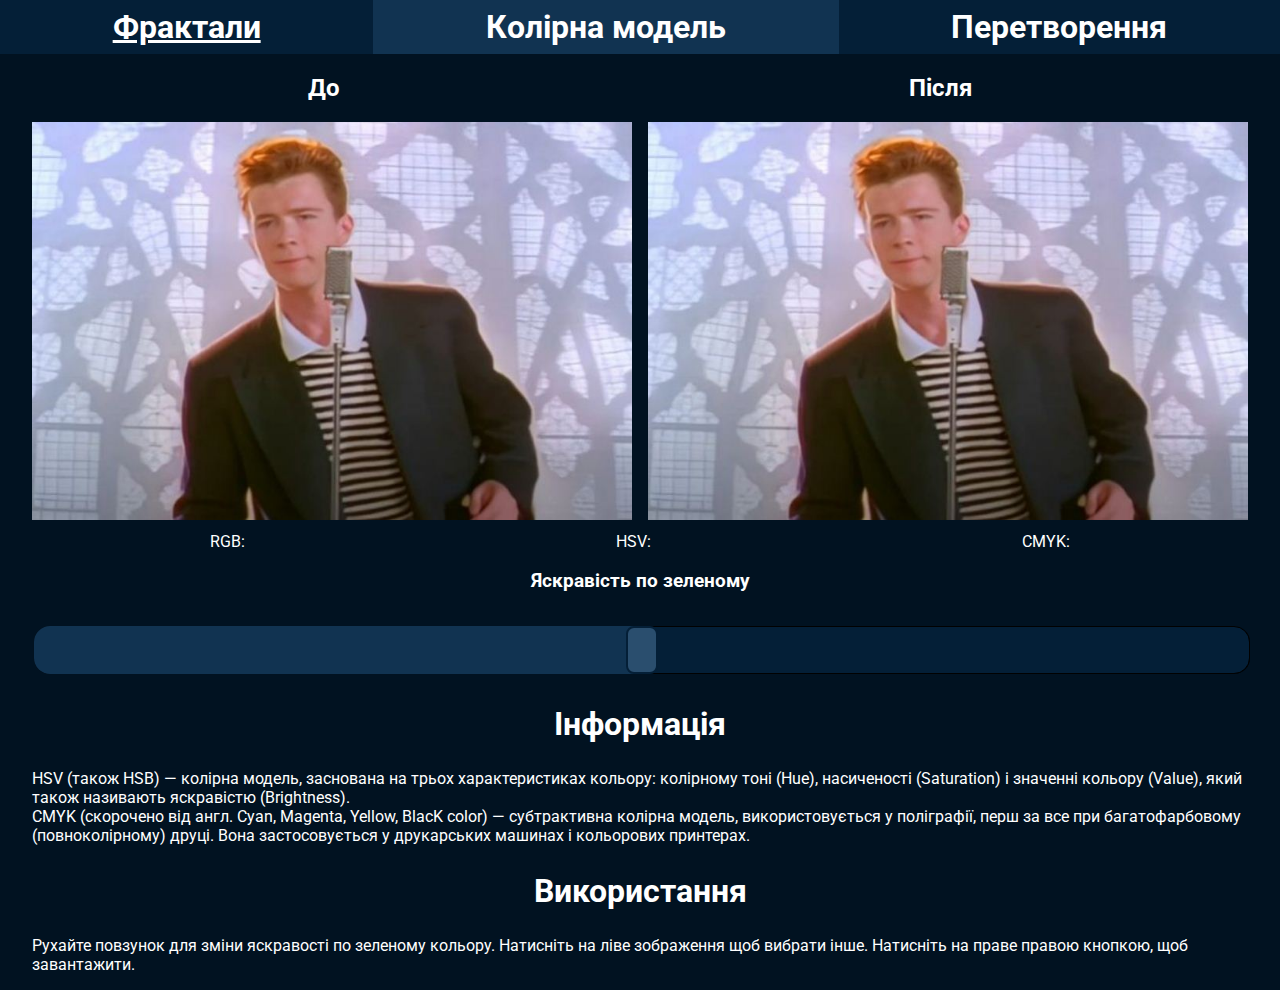
<file: colors/index.html>
<!DOCTYPE html>
<html>

<head>
    <title>Color models</title>
    <meta charset="UTF-8" />
    <link rel="stylesheet" href="style.css">
</head>

<body>
    <div class="main colors">
        <div class="header">
            <a class="header-button" href="../fractals/index.html">
                Фрактали
            </a>
            <a class="header-button active" href="#">
                Колірна модель
            </a>
            <a class="header-button" href="../transform/index.html">
                Перетворення
            </a>
        </div>
        <div class="content" id="content">
            <div class="before-after flex-row">
                <h2>До</h2>
                <h2>Після</h2>
            </div>
            <div class="flex-row images">
                <div class="canvas-container">
                    <canvas id="input-canvas">Not supported</canvas>
                </div>
                <div class="canvas-container">
                    <canvas id="output-canvas">Not supported</canvas>
                </div>
            </div>
            <div class="values flex-row">
                <div>
                    RGB:
                    <span id="rgb"></span>
                </div>
                <div>
                    HSV:
                    <span id="hsv"></span>
                </div>
                <div>
                    CMYK:
                    <span id="cmyk"></span>
                </div>
            </div>
            <h3 class="brightness">
                Яскравість по зеленому
            </h3>
            <input type="range" id="range" class="range-input" min="0" max="200" value="100" />
            <h2 class="info">
                Інформація
            </h2>
            <p>
                HSV (також HSB) — колірна модель, заснована на трьох характеристиках кольору: колірному тоні (Hue), насиченості (Saturation) і значенні кольору (Value), який також називають яскравістю (Brightness).
                <br />
                CMYK (скорочено від англ. Cyan, Magenta, Yellow, BlacK color) — субтрактивна колірна модель, використовується у поліграфії, перш за все при багатофарбовому (повноколірному) друці. Вона застосовується у друкарських машинах і кольорових принтерах.
            </p>
			<h2 class="info">
                Використання
            </h2>
			<p>
				Рухайте повзунок для зміни яскравості по зеленому кольору. Натисніть на ліве зображення щоб вибрати інше. Натисніть на праве правою кнопкою, щоб завантажити.
			</p>
        </div>
    </div>
</body>
<script src="script.js"></script>

</html>
</file>
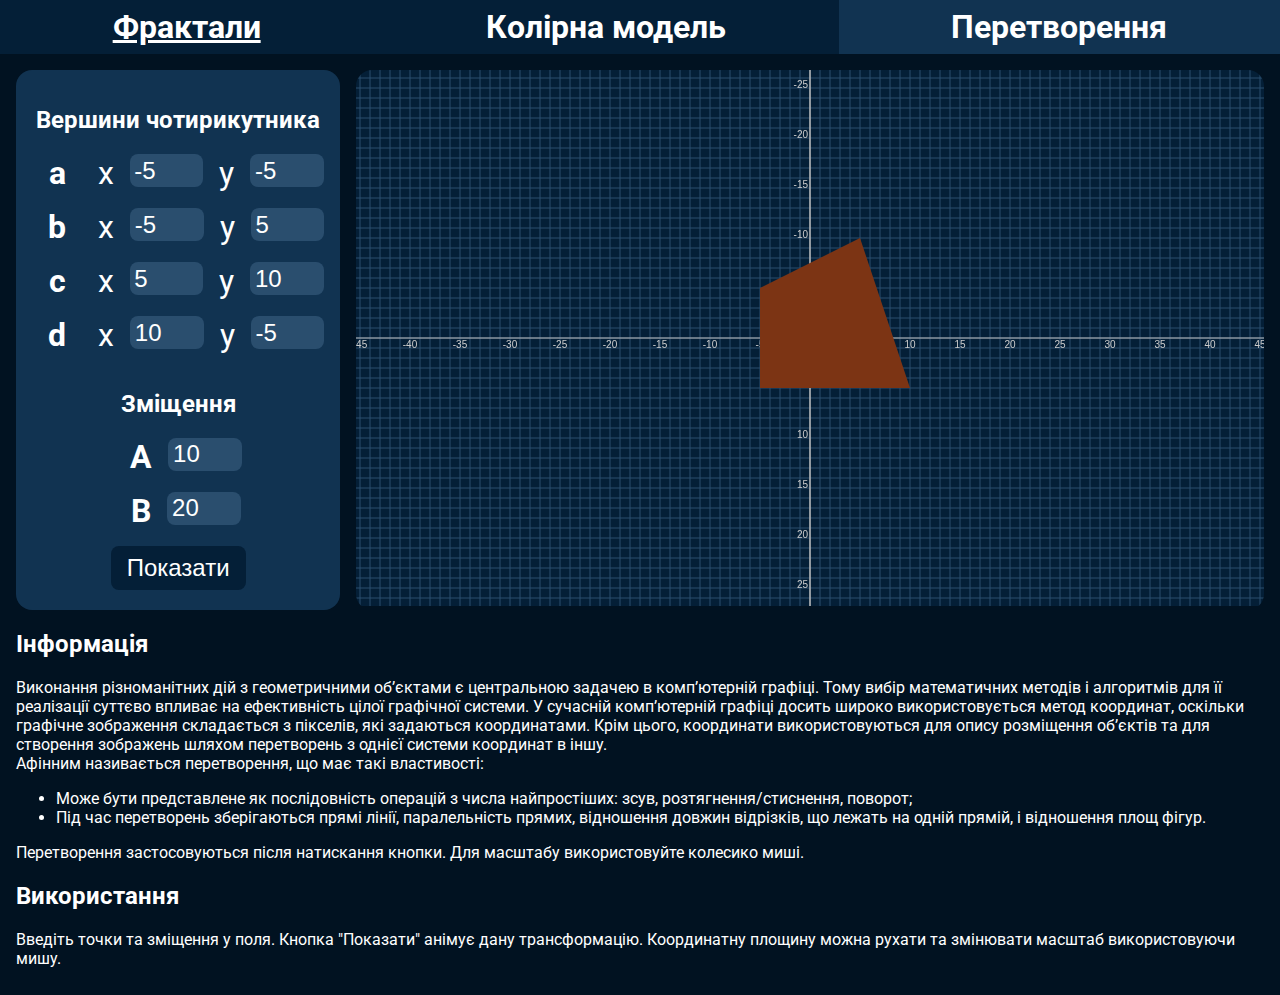
<file: transform/index.html>
<!DOCTYPE html>
<html>

<head>
    <title>Affine transformations</title>
    <meta charset="UTF-8" />
    <link rel="stylesheet" href="style.css">
</head>

<body>
    <div class="main">
        <div class="header">
            <a class="header-button" href="../fractals/index.html">
                Фрактали
            </a>
            <a class="header-button" href="../colors/index.html">
                Колірна модель
            </a>
            <a class="header-button active" href="#">
                Перетворення
            </a>
        </div>
        <div class="content">
            <div class="top">
                <div class="left">
                    <h2>Вершини чотирикутника</h2>
                    <div class="data-row">
                        <div class="letter bold">a</div>
                        <div class="letter">x</div>
                        <input type="number" id="ax" value="-5" />
                        <div class="letter">y</div>
                        <input type="number" id="ay" value="-5" />
                    </div>
                    <div class="data-row">
                        <div class="letter bold">b</div>
                        <div class="letter">x</div>
                        <input type="number" id="bx" value="-5" />
                        <div class="letter">y</div>
                        <input type="number" id="by" value="5" />
                    </div>
                    <div class="data-row">
                        <div class="letter bold">c</div>
                        <div class="letter">x</div>
                        <input type="number" id="cx" value="5" />
                        <div class="letter">y</div>
                        <input type="number" id="cy" value="10" />
                    </div>
                    <div class="data-row">
                        <div class="letter bold">d</div>
                        <div class="letter">x</div>
                        <input type="number" id="dx" value="10" />
                        <div class="letter">y</div>
                        <input type="number" id="dy" value="-5" />
                    </div>
                    <h2>Зміщення</h2>
                    <div class="data-row">
                        <div class="letter bold">А</div>
                        <input type="number" id="a" value="10" />
                    </div>
                    <div class="data-row">
                        <div class="letter bold">B</div>
                        <input type="number" id="b" value="20" />
                    </div>
                    <button class="show" id="show">Показати</button>
                </div>
                <div class="right" id="right">
                    <canvas id="canvas">Not supported in your browser!</canvas>
                </div>
            </div>
            <div class="bottom">
                <h2>Інформація</h2>
                <p>
                    Виконання різноманітних дій з геометричними об’єктами є центральною задачею в комп’ютерній графіці. Тому вибір математичних методів і алгоритмів для її реалізації суттєво впливає на ефективність цілої графічної системи. У сучасній комп’ютерній графіці досить широко використовується метод координат, оскільки графічне зображення складається з пікселів, які задаються координатами. Крім цього, координати використовуються для опису розміщення об’єктів та для створення зображень шляхом перетворень з однієї системи координат в іншу.
                    <br />
                    Афінним називається перетворення, що має такі властивості:
                <ul>
                    <li>
                        Може бути представлене як послідовність операцій з числа найпростіших: зсув,
                        розтягнення/стиснення, поворот;
                    </li>
                    <li>
                        Під час перетворень зберігаються прямі лінії, паралельність прямих, відношення довжин відрізків,
                        що лежать на одній прямій, і відношення площ фігур.
                    </li>
                </ul>
                Перетворення застосовуються після натискання кнопки. Для масштабу використовуйте колесико миші.
                </p>
				<h2>Використання</h2>
				<p>
					Введіть точки та зміщення у поля. Кнопка "Показати" анімує дану трансформацію. Координатну площину можна рухати та змінювати масштаб використовуючи мишу.
				</p>
            </div>
        </div>
    </div>
</body>
<script src="script.js"></script>

</html>
</file>
<file: colors/style.css>
@import url("https://fonts.googleapis.com/css2?family=Roboto&display=swap");

html,
body {
    margin: 0;
    padding: 0;
    border: 0;
    min-height: 100vh;
    width: 100%;
    font-family: "Roboto", sans-serif;

    --background-color: #011221;
    --accent-1: #041f37;
    --accent-2: #113351;
    --accent-3: #2a4e6e;
    --text-color: #fff;
}

a:link,
a:active,
a:visited {
    color: var(--text-color);
}

a:hover {
    text-decoration: underline;
}

.main {
    display: flex;
    flex-direction: column;
    width: 100%;
    min-height: 100vh;
    background-color: var(--background-color);
    color: var(--text-color);
}

.header {
    display: flex;
}

.header-button {
    font-size: 2rem;
    padding: 0.5rem;
    flex-grow: 1;
    text-align: center;
    text-decoration: none;
    font-weight: bold;
    background-color: var(--accent-1);
}

.header-button.active {
    background-color: var(--accent-2);
    pointer-events: none;
}

.content {
    flex-grow: 1;
    position: relative;
}

.overlay {
    position: absolute;
    top: 0;
    right: 0;
    bottom: 0;
    left: 0;
    pointer-events: none;
}

.button-group {
    position: absolute;
    display: flex;
    flex-direction: column;
    gap: 1rem;
    right: 1rem;
    top: 20%;
}

.overlay-button {
    width: 4rem;
    height: 4rem;
    border-radius: 1rem;
    font-size: 3rem;
    background-color: var(--accent-1);
    cursor: pointer;
    pointer-events: all;
    position: relative;
}

.overlay-button:hover {
    background-color: var(--accent-2);
}

.btn-content {
    position: absolute;
    top: 50%;
    left: 50%;
    transform: translate(-50%, -50%);
}

.btn-content img {
    width: 100%;
    height: 100%;
}

.modal {
    position: absolute;
    top: 50%;
    left: 50%;
    transform: translate(-50%, -50%);
    max-width: 600px;
    max-height: 80%;
    background-color: var(--accent-1);
    border-radius: 1rem;

    opacity: 0;
    pointer-events: none;
    transition: opacity 0.2s ease-in-out;

    display: flex;
    flex-direction: column;
}

.modal.visible {
    opacity: 1;
    pointer-events: all;
}

.modal-header {
    display: flex;
    align-items: center;
    justify-content: center;
    font-size: 3rem;
    position: relative;
}

.exit {
    position: absolute;
    right: 1rem;
    top: 1rem;
    font-size: 2rem;
    cursor: pointer;
}

.modal-content {
    padding: 1rem;
}

.modal-content h2 {
    text-align: center;
}

.image {
    margin-top: 1rem;
    max-width: 100%;
    height: auto;
    border-radius: 1rem;
}

.colors .content {
    margin: 0 2rem;
}

.flex-row {
    display: flex;
}

.before-after,
.images,
.values {
    justify-content: space-around;
    gap: 1rem;
}

.values {
    margin-top: 0.5rem;
}

.range-input {
    width: 100%;
}

.canvas-container {
    flex-grow: 1;
}

input[type="range"] {
    -webkit-appearance: none;
    width: 100%;
    background: transparent;
    overflow: hidden;
    border-radius: 1rem;
    margin-top: 1rem;
}

input[type="range"]::-webkit-slider-thumb {
    -webkit-appearance: none;
}

input[type="range"]:focus {
    outline: none;
}

input[type="range"]::-webkit-slider-thumb {
    -webkit-appearance: none;
    border: 2px solid var(--accent-1);
    height: 3rem;
    width: 2rem;
    border-radius: 0.5rem;
    background: var(--accent-3);
    cursor: pointer;
    margin-top: -1px;

    box-shadow: -8016px 0 0 8000px var(--accent-2);
}

input[type="range"]::-webkit-slider-runnable-track {
    width: 100%;
    height: 3rem;
    color: #13bba4;
    cursor: pointer;
    box-shadow: 1px 1px 1px #000000, 0px 0px 1px #0d0d0d;
    background: var(--accent-1);
    border-radius: 1rem;
    border: 0.2px solid #010101;
}

input[type="range"]:focus::-webkit-slider-runnable-track {
    background: var(--accent-1);
}

.info {
    font-size: 2rem;
    font-weight: bold;
    text-align: center;
}

.brightness {
    text-align: center;
}
</file>
<file: transform/style.css>
@import url("https://fonts.googleapis.com/css2?family=Roboto&display=swap");

html,
body {
    margin: 0;
    padding: 0;
    border: 0;
    min-height: 100vh;
    width: 100%;
    font-family: "Roboto", sans-serif;
    overflow: hidden;

    --background-color: #011221;
    --accent-1: #041f37;
    --accent-2: #113351;
    --accent-3: #2a4e6e;
    --text-color: #fff;
}

a:link,
a:active,
a:visited {
    color: var(--text-color);
}

a:hover {
    text-decoration: underline;
}

.main {
    display: flex;
    flex-direction: column;
    width: 100%;
    min-height: 100vh;
    background-color: var(--background-color);
    color: var(--text-color);
}

.header {
    display: flex;
}

.header-button {
    font-size: 2rem;
    padding: 0.5rem;
    flex-grow: 1;
    text-align: center;
    text-decoration: none;
    font-weight: bold;
    background-color: var(--accent-1);
}

.header-button.active {
    background-color: var(--accent-2);
    pointer-events: none;
}

.content {
    display: flex;
    flex-direction: column;
    flex-grow: 1;
    position: relative;
    padding: 1rem;
}

.top {
    display: flex;
    flex-grow: 1;
    gap: 1rem;
}

.overlay {
    position: absolute;
    top: 0;
    right: 0;
    bottom: 0;
    left: 0;
    pointer-events: none;
}

.button-group {
    position: absolute;
    display: flex;
    flex-direction: column;
    gap: 1rem;
    right: 1rem;
    top: 20%;
}

.overlay-button {
    width: 4rem;
    height: 4rem;
    border-radius: 1rem;
    font-size: 3rem;
    background-color: var(--accent-1);
    cursor: pointer;
    pointer-events: all;
    position: relative;
}

.overlay-button:hover {
    background-color: var(--accent-2);
}

.btn-content {
    position: absolute;
    top: 50%;
    left: 50%;
    transform: translate(-50%, -50%);
}

.btn-content img {
    width: 100%;
    height: 100%;
}

.modal {
    position: absolute;
    top: 50%;
    left: 50%;
    transform: translate(-50%, -50%);
    max-width: 600px;
    max-height: 80%;
    background-color: var(--accent-1);
    border-radius: 1rem;

    opacity: 0;
    pointer-events: none;
    transition: opacity 0.2s ease-in-out;

    display: flex;
    flex-direction: column;
}

.modal.visible {
    opacity: 1;
    pointer-events: all;
}

.modal-header {
    display: flex;
    align-items: center;
    justify-content: center;
    font-size: 3rem;
    position: relative;
}

.exit {
    position: absolute;
    right: 1rem;
    top: 1rem;
    font-size: 2rem;
    cursor: pointer;
}

.modal-content {
    padding: 1rem;
}

.modal-content h2 {
    text-align: center;
}

.image {
    margin-top: 1rem;
    max-width: 100%;
    height: auto;
    border-radius: 1rem;
}

.left {
    background-color: var(--accent-2);
    display: flex;
    flex-direction: column;
    align-items: center;
    padding: 1rem;
    border-radius: 1rem;
}

.right {
    flex-grow: 1;
    border-radius: 1rem;
    overflow: hidden;
}

.data-row {
    display: flex;
    justify-content: space-around;
    margin-bottom: 1rem;
}

.data-row input {
    font-size: 1.5rem;
    width: 4rem;
    height: 1em;
    padding: 0.2em;
    background-color: var(--accent-3);
    outline: none;
    border: 0;
    border-radius: 0.5rem;
    color: var(--text-color);
}

.letter {
    margin: 0 1rem;
    font-size: 2rem;
}

.letter.bold {
    font-weight: bold;
}

.show {
    background-color: var(--accent-1);
    color: var(--text-color);
    border: none;
    font-size: 1.5rem;
    padding: 0.5rem 1rem;
    border-radius: 0.5rem;
    cursor: pointer;
}
</file>
